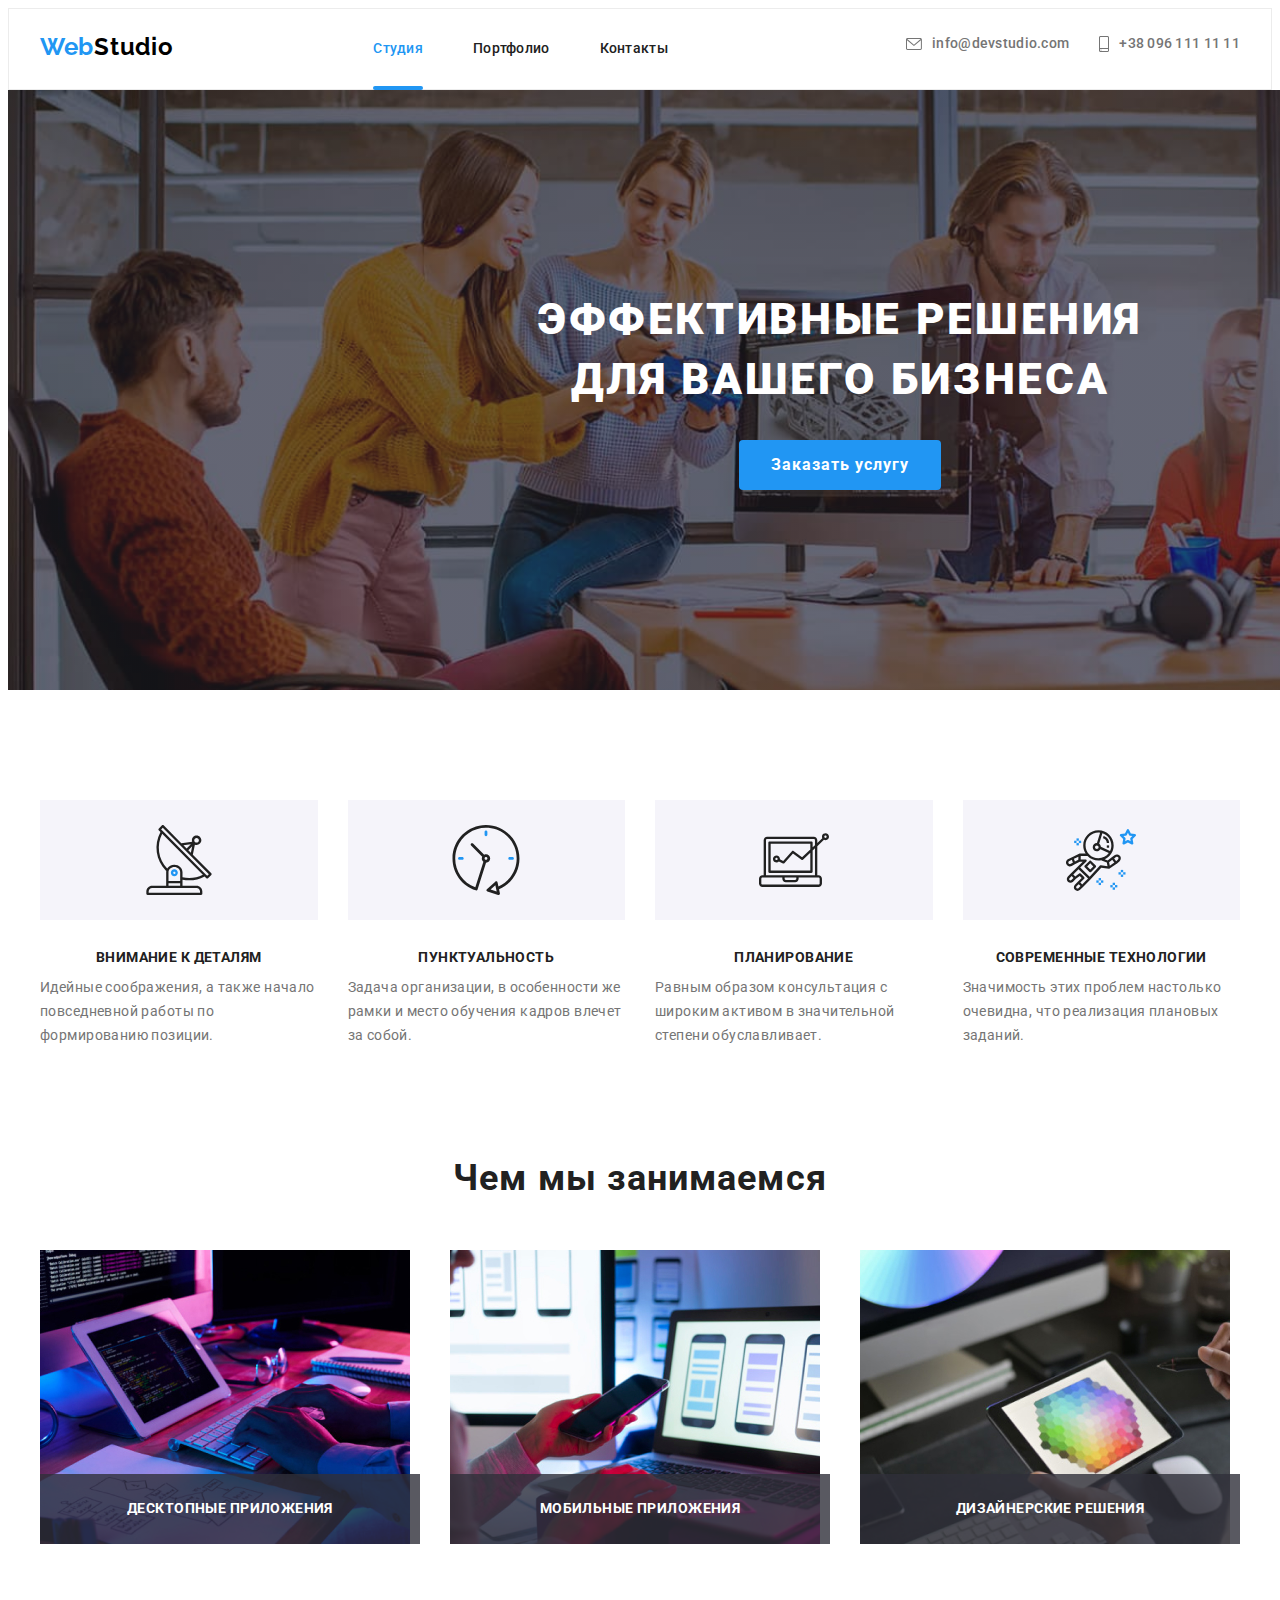
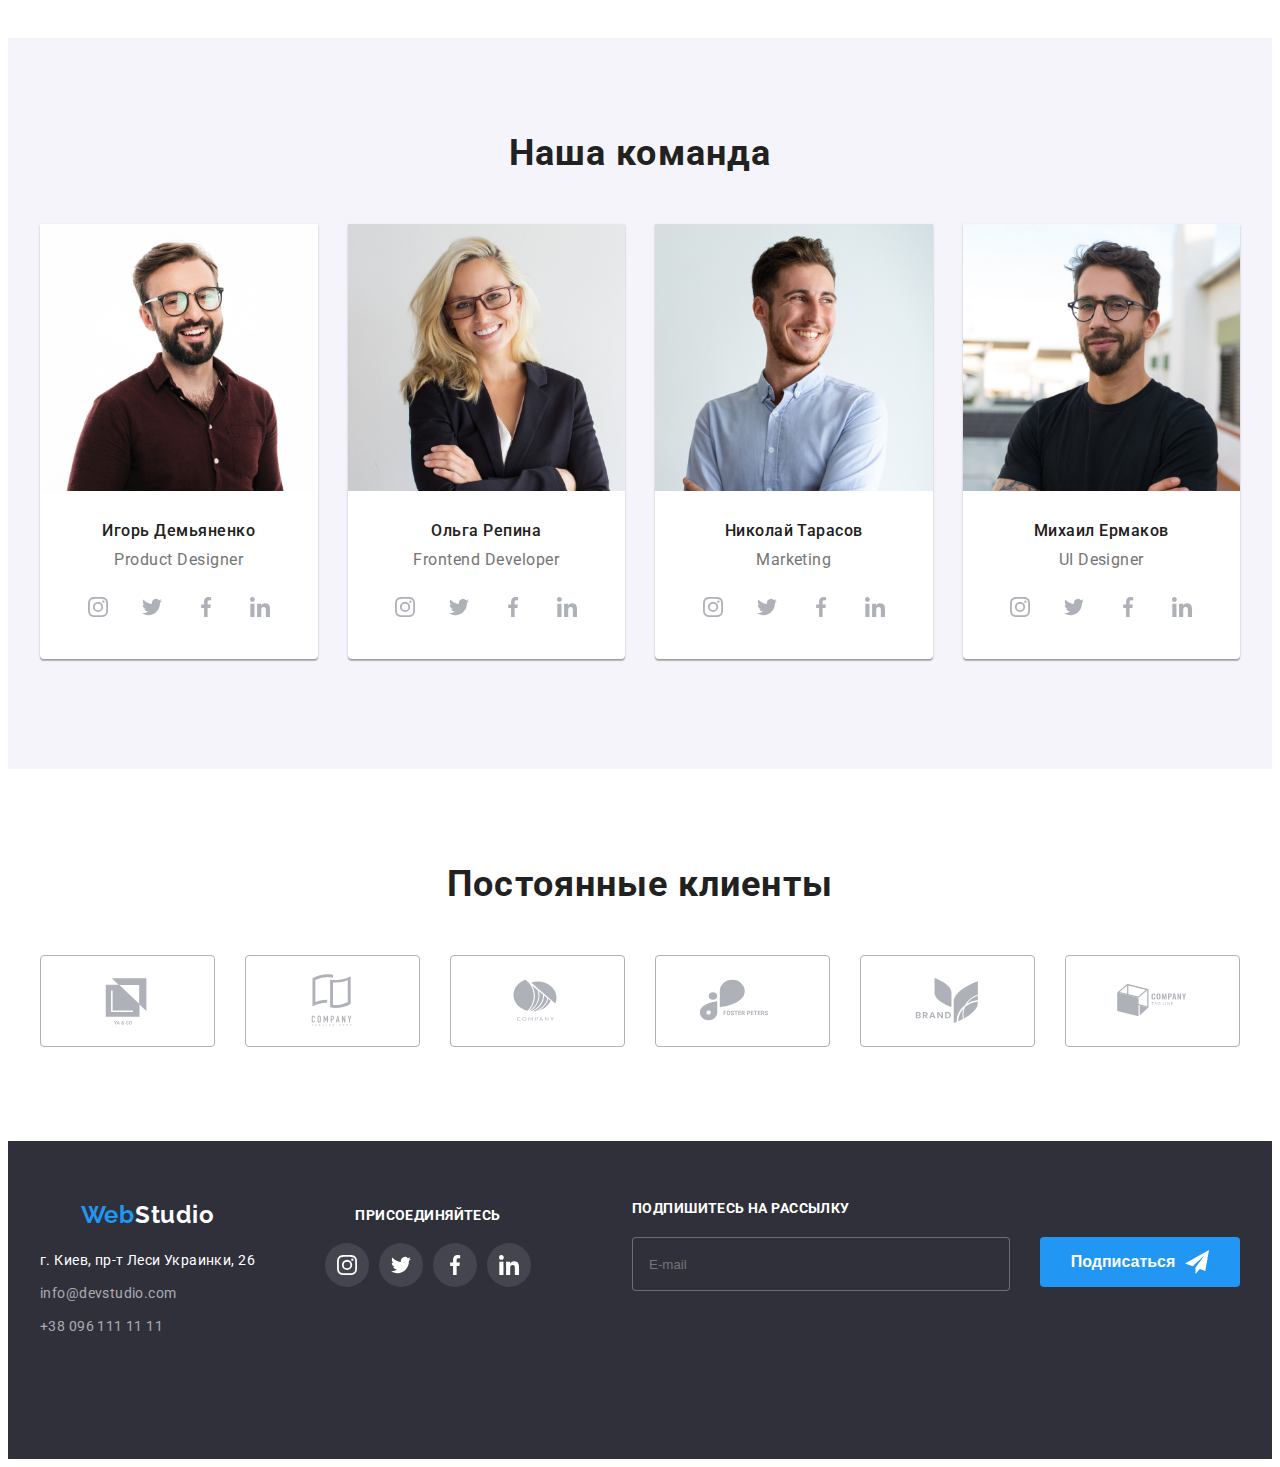
<file: index.html>
<!DOCTYPE html>
<html lang="ru">
  <head>
    <meta charset="UTF-8" />
    <meta http-equiv="X-UA-Compatible" content="IE=edge" />
    <meta name="viewport" content="width=device-width, initial-scale=1.0" />
    <title>WebStudio</title>
    <link rel="preconnect" href="https://fonts.googleapis.com" />
    <link rel="preconnect" href="https://fonts.gstatic.com" crossorigin />
    <link
      href="https://fonts.googleapis.com/css2?family=Raleway:wght@700&family=Roboto:wght@400;500;700;900&display=swap"
      rel="stylesheet"
    />
    <link
      rel="stylesheet"
      href="https://cdnjs.cloudflare.com/ajax/libs/modern-normalize/1.1.0/modern-normalize.min.css"
      integrity="sha512-wpPYUAdjBVSE4KJnH1VR1HeZfpl1ub8YT/NKx4PuQ5NmX2tKuGu6U/JRp5y+Y8XG2tV+wKQpNHVUX03MfMFn9Q=="
      crossorigin="anonymous"
      referrerpolicy="no-referrer"
    />
    <link rel="stylesheet" href="./Css/main.min.css" />
  </head>
  <body data-nonScroll>
    <!-- header-->
    <header class="header">
      <div class="container">
        <a href="#" class="header__logo"
          >Web<span class="header__desk">Studio</span></a
        >
        <button type="button" class="menu-btn" data-menu-btn>
          <svg
            width="24px"
            height="16px"
            aria-label="переключатель меню мобильного"
            aria-controls="menu-container"
          >
            <use
              class="icon-cross"
              href="./images/symbol-defs2.svg#icon-Vector-1"
            ></use>
            <use
              class="icon-menu"
              href="./images/symbol-defs1.svg#icon-menu_open"
            ></use>
          </svg>
        </button>
        <div class="menu-container" id="menu-container" data-menu-container>
          <!-- < class="mobile-menu is-hidden"> -->
            <div class="mobile-nav">
              <ul class="mob-menu__list list">
                <li class="mob-menu__item">
                  <a
                    href="./index.html"
                    class="mob-menu__link mob-menu__link--current link"
                  >
                    Студия</a
                  >
                </li>
                <li class="mob-menu__item">
                  <a href="./portfolio.html" class="mob-menu__link link"
                    >Портфолио</a
                  >
                </li>
                <li class="mob-menu__item">
                  <a href="#контакты" class="mob-menu__link link">Контакты</a>
                </li>
              </ul>
            </div>
				<div class="mobile-items">
              <ul class="mob-items__list">
                <li class="mob-items__item">
                  <a href="tel:+380961111111" class="mob-items__phone link">
                    +38 096 111 11 11</a
                  >
                </li>
                <li class="mob-items__mail">
                  <a
                    href="mailto:info@devstudio.com"
                    class="mob-items__contact link"
                  >
                    info@devstudio.com</a
                  >
                </li>
              </ul>			
              <ul class="mob-item">
                <li class="mob-item__link">
                  <a href="#" class="mobile-soc">Instagram</a>
                </li>
                <li class="mob-item__link">
                  <a href="#" class="mobile-soc">Twitter </a>
                </li>
                <li class="mob-item__link">
                  <a href="#" class="mobile-soc">Facebook </a>
                </li>
                <li class="mob-item__link">
                  <a href="#" class="mobile-soc">LinkedIn </a>
                </li>
              </ul>
				</div>
          </div>
        
        <nav class="nav">
          <ul class="header-nav__list list">
            <li class="header-nav__item">
              <a
                href="./index.html"
                class="header-nav__link header-nav__link--current link"
              >
                Студия</a
              >
            </li>
            <li class="header-nav__item">
              <a href="./portfolio.html" class="header-nav__link link"
                >Портфолио</a
              >
            </li>
            <li class="header-nav__item">
              <a href="#контакты" class="header-nav__link link">Контакты</a>
            </li>
          </ul>
        </nav>
        <div class="header-cont">
          <ul class="items list">
            <li class="items__item">
              <a href="mailto:info@devstudio.com" class="items__contact link">
                <svg class="items__mail" width="16px" height="12px">
                  <use
                    href="./images/symbol-defs2.svg#icon-envelopehover1"
                  ></use>
                </svg>
                info@devstudio.com</a
              >
            </li>
            <li class="items__item">
              <a href="tel:+380961111111" class="items__contact link">
                <svg class="items__phone" width="10px" height="16px">
                  <use href="./images/symbol-defs2.svg#icon-smartphone1"></use>
                </svg>
                +38 096 111 11 11</a
              >
            </li>
          </ul>
        </div>
      </div>
	</div>
    </header>
    <!--main content -->
    <main class="hero">
      <!-- hero-section -->
      <section class="hero__section">
        <div class="container">
          <h1 class="hero__text">
            Эффективные решения <br />
            для вашего бизнеса
          </h1>
          <button type="button" class="hero__button" data-modal-open>
            Заказать услугу
          </button>
        </div>
        <div class="backdrop is-hidden" data-modal>
          <div class="modal">
            <button data-modal-close class="modal-button">
              <svg class="modal-button__icon" width="11px" height="11px">
                <use href="./images/symbol-defs2.svg#icon-Vector-1"></use>
              </svg>
            </button>
            <h2 class="modal-title">Оставьте свои данные, мы вам перезвоним</h2>
            <form class="modal-form">
              <div class="form-field">
                <input
                  class="form-field__imput"
                  type="text"
                  name="name"
                  id="name"
                />
                <svg class="form-field__icon" width="12px" height="12px">
                  <use href="images/symbol-defs2.svg#icon-Vector13"></use>
                </svg>
                <label class="modal-label" for="name">Имя </label>
              </div>
              <div class="form-field">
                <input
                  class="form-field__imput"
                  type="phone"
                  name="phone"
                  id="phone"
                />
                <svg class="form-field__icon" width="13px" height="13px">
                  <use href="images/symbol-defs2.svg#icon-Vector12"></use>
                </svg>
                <label class="modal-label" for="phone">Телефон</label>
              </div>
              <div class="form-field mail">
                <input
                  class="form-field__imput"
                  type="email"
                  name="mail"
                  id="mail"
                />
                <svg class="form-field__icon" width="15px" height="12px">
                  <use href="images/symbol-defs2.svg#icon-Vector1"></use>
                </svg>
                <label class="modal-label" for="mail">Почта</label>
              </div>
              <div class="modal-textarea">
                <label class="modal-textarea__comment" for="comment"
                  >Комментарий</label
                >
                <textarea
                  class="modal-textarea__info"
                  name="comment"
                  id="comment"
                  rows="10"
                  placeholder="Введите текст"
                ></textarea>
              </div>
              <label class="check-field">
                <input
                  class="checkbox"
                  type="checkbox"
                  name="topic"
                  value="choice"
                />
                <span class="checkbox__icon"></span>
                <span class="checkbox__text">
                  Соглашаюсь с рассылкой и принимаю
                  <a href="#" class="checkbox-link">Условия договора</a>
                </span>
              </label>
              <div class="check-button">
                <button class="check-button__btn" type="submit" name="buttom">
                  Отправить
                </button>
              </div>
            </form>
          </div>
        </div>
      </section>
      <!--section benefist-->
      <section class="benefist section">
        <div class="container">
          <h2 class="visually-hidden">Дополнительная информация</h2>

          <ul class="benefist-list list">
            <li class="benefist-list__item icon-antenna">
              <h3 class="benefist-list__title">Внимание к деталям</h3>
              <p class="benefist-list__text">
                Идейные соображения, а также начало повседневной работы по
                формированию позиции.
              </p>
            </li>
            <li class="benefist-list__item icon-time">
              <h3 class="benefist-list__title">Пунктуальность</h3>
              <p class="benefist-list__text">
                Задача организации, в особенности же рамки и место обучения
                кадров влечет за собой.
              </p>
            </li>
            <li class="benefist-list__item icon-diagram">
              <h3 class="benefist-list__title">Планирование</h3>
              <p class="benefist-list__text">
                Равным образом консультация с широким активом в значительной
                степени обуславливает.
              </p>
            </li>
            <li class="benefist-list__item icon-astronaut">
              <h3 class="benefist-list__title">Современные технологии</h3>
              <p class="benefist-list__text">
                Значимость этих проблем настолько очевидна, что реализация
                плановых заданий.
              </p>
            </li>
          </ul>
        </div>
      </section>
      <!--section case-->
      <section class="case-section section">
        <div class="container">
          <h2 class="title">Чем мы занимаемся</h2>
          <ul class="case-list list">
            <li class="case-list__item">
              <div class="case-list__destop">
                <img
                  src="./images/box1.png"
                  alt="верстка на компьютере"
                  width="370"
                />
                <div class="case-list__text">
                  <h3 class="case-list__desk">Десктопные приложения</h3>
                </div>
              </div>
            </li>
            <li class="case-list__item">
              <div class="case-list__destop">
                <img
                  src="./images/box2.png"
                  alt="адаптация на планшет"
                  width="370"
                />
                <div class="case-list__text">
                  <h3 class="case-list__desk">Мобильные приложения</h3>
                </div>
              </div>
            </li>
            <li class="case-list__item">
              <div class="case-list__destop">
                <img
                  src="./images/box3.png"
                  alt="адаптация на телефон"
                  width="370"
                />
                <div class="case-list__text">
                  <h3 class="case-list__desk">Дизайнерские решения</h3>
                </div>
              </div>
            </li>
          </ul>
        </div>
      </section>
      <!-- section team -->
      <section class="team-section section">
        <div class="container">
          <h2 class="title">Наша команда</h2>
          <ul class="team-list list">
            <li class="team-list__item">
              <div class="team-list__info">
                <img src="./images/img111.png" alt="фото команды 1" />
                <div class="team-list__description">
                  <h3 class="team-list__title">Игорь Демьяненко</h3>
                  <p lang="en" class="team-list__text">Product Designer</p>
                  <ul class="team-list__icon">
                    <li class="team-list__links">
                      <a href="#">
                        <svg class="team-element" width="20px" height="20px">
                          <use
                            href="./images/symbol-defs2.svg#icon-instagram2"
                          ></use>
                        </svg>
                      </a>
                    </li>
                    <li class="team-list__links">
                      <a href="#">
                        <svg class="team-element" width="20px" height="20px">
                          <use
                            href="./images/symbol-defs2.svg#icon-twitter1"
                          ></use>
                        </svg>
                      </a>
                    </li>
                    <li class="team-list__links">
                      <a href="#">
                        <svg class="team-element" width="20px" height="20px">
                          <use
                            href="./images/symbol-defs2.svg#icon-facebook1"
                          ></use>
                        </svg>
                      </a>
                    </li>
                    <li class="team-list__links">
                      <a href="#">
                        <svg class="team-element" width="20px" height="20px">
                          <use
                            href="./images/symbol-defs2.svg#icon-linkedin1"
                          ></use>
                        </svg>
                      </a>
                    </li>
                  </ul>
                </div>
              </div>
            </li>
            <li class="team-list__item">
              <div class="team-list__info">
                <img src="./images/img2.png" alt="фото команды 2" />
                <div class="team-list__description">
                  <h3 class="team-list__title">Ольга Репина</h3>
                  <p lang="en" class="team-list__text">Frontend Developer</p>
                  <ul class="team-list__icon">
                    <li class="team-list__links">
                      <a href="#">
                        <svg class="team-element" width="20px" height="20px">
                          <use
                            href="./images/symbol-defs2.svg#icon-instagram2"
                          ></use>
                        </svg>
                      </a>
                    </li>
                    <li class="team-list__links">
                      <a href="#">
                        <svg class="team-element" width="20px" height="20px">
                          <use
                            href="./images/symbol-defs2.svg#icon-twitter1"
                          ></use>
                        </svg>
                      </a>
                    </li>
                    <li class="team-list__links">
                      <a href="#">
                        <svg class="team-element" width="20px" height="20px">
                          <use
                            href="./images/symbol-defs2.svg#icon-facebook1"
                          ></use>
                        </svg>
                      </a>
                    </li>
                    <li class="team-list__links">
                      <a href="#">
                        <svg class="team-element" width="20px" height="20px">
                          <use
                            href="./images/symbol-defs2.svg#icon-linkedin1"
                          ></use>
                        </svg>
                      </a>
                    </li>
                  </ul>
                </div>
              </div>
            </li>
            <li class="team-list__item">
              <div class="team-list__info">
                <img
                  src="./images/img3.png"
                  alt="фото команды 3"
                  width="100%"
                />
                <div class="team-list__description">
                  <h3 class="team-list__title">Николай Тарасов</h3>
                  <p lang="en" class="team-list__text">Marketing</p>
                  <ul class="team-list__icon">
                    <li class="team-list__links">
                      <a href="#">
                        <svg class="team-element" width="20px" height="20px">
                          <use
                            href="./images/symbol-defs2.svg#icon-instagram2"
                          ></use>
                        </svg>
                      </a>
                    </li>
                    <li class="team-list__links">
                      <a href="#">
                        <svg class="team-element" width="20px" height="20px">
                          <use
                            href="./images/symbol-defs2.svg#icon-twitter1"
                          ></use>
                        </svg>
                      </a>
                    </li>
                    <li class="team-list__links">
                      <a href="#">
                        <svg class="team-element" width="20px" height="20px">
                          <use
                            href="./images/symbol-defs2.svg#icon-facebook1"
                          ></use>
                        </svg>
                      </a>
                    </li>
                    <li class="team-list__links">
                      <a href="#">
                        <svg class="team-element" width="20px" height="20px">
                          <use
                            href="./images/symbol-defs2.svg#icon-linkedin1"
                          ></use>
                        </svg>
                      </a>
                    </li>
                  </ul>
                </div>
              </div>
            </li>
            <li class="team-list__item">
              <div class="team-list__info">
                <img
                  src="./images/img4.png"
                  alt="фото команды 4"
                  width="100%"
                />
                <div class="team-list__description">
                  <h3 class="team-list__title">Михаил Ермаков</h3>
                  <p lang="en" class="team-list__text">UI Designer</p>
                  <ul class="team-list__icon">
                    <li class="team-list__links">
                      <a href="#">
                        <svg class="team-element" width="20px" height="20px">
                          <use
                            href="./images/symbol-defs2.svg#icon-instagram2"
                          ></use>
                        </svg>
                      </a>
                    </li>
                    <li class="team-list__links">
                      <a href="#">
                        <svg class="team-element" width="20px" height="20px">
                          <use
                            href="./images/symbol-defs2.svg#icon-twitter1"
                          ></use>
                        </svg>
                      </a>
                    </li>
                    <li class="team-list__links">
                      <a href="#">
                        <svg class="team-element" width="20px" height="20px">
                          <use
                            href="./images/symbol-defs2.svg#icon-facebook1"
                          ></use>
                        </svg>
                      </a>
                    </li>
                    <li class="team-list__links">
                      <a href="#">
                        <svg class="team-element" width="20px" height="20px">
                          <use
                            href="./images/symbol-defs2.svg#icon-linkedin1"
                          ></use>
                        </svg>
                      </a>
                    </li>
                  </ul>
                </div>
              </div>
            </li>
          </ul>
        </div>
      </section>
      <section class="section">
        <div class="container">
          <h2 class="title">Постоянные клиенты</h2>
          <ul class="clients-list">
            <li class="clients-list__link">
              <a href="#">
                <svg
                  class="clients-list__clients-icon"
                  width="106px"
                  height="60px"
                >
                  <use href="./images/symbol-defs2.svg#icon-Logo5"></use>
                </svg>
              </a>
            </li>

            <li class="clients-list__link">
              <a href="#">
                <svg class="clients-list__icon" width="106px" height="60px">
                  <use href="./images/symbol-defs2.svg#icon-Logo4"></use>
                </svg>
              </a>
            </li>
            <li class="clients-list__link">
              <a href="#">
                <svg class="clients-list__icon" width="106px" height="60px">
                  <use href="./images/symbol-defs2.svg#icon-Logo3"></use>
                </svg>
              </a>
            </li>
            <li class="clients-list__link">
              <a href="#">
                <svg class="clients-list__icon" width="106px" height="60px">
                  <use href="./images/symbol-defs2.svg#icon-Logo2"></use>
                </svg>
              </a>
            </li>
            <li class="clients-list__link">
              <a href="#">
                <svg class="clients-list__icon" width="106px" height="60px">
                  <use href="./images/symbol-defs2.svg#icon-Logo1"></use>
                </svg>
              </a>
            </li>
            <li class="clients-list__link">
              <a href="#">
                <svg class="clients-list__icon" width="106px" height="44px">
                  <use href="./images/symbol-defs2.svg#icon-Logo6"></use>
                </svg>
              </a>
            </li>
          </ul>
        </div>
      </section>
    </main>
    <!-- footer -->
    <footer class="footer">
      <div class="container box">
        <div class="footer-soc">
          <div class="footer-contact">
            <a href="#" class="footer-logo"
              >Web<span class="footer-desk">Studio</span></a
            >
            <ul id="контакты" class="footer-list list">
              <li class="footer-list__item">
                <a href="#контакты" class="footer-list__adress link"
                  >г. Киев, пр-т Леси Украинки, 26</a
                >
              </li>
              <li class="footer-list__item">
                <a
                  href="mailto:info@devstudio.com"
                  class="footer-list__link link"
                  >info@devstudio.com</a
                >
              </li>
              <li class="footer-list__item">
                <a href="tel:+380961111111" class="footer-list__link link"
                  >+38 096 111 11 11</a
                >
              </li>
            </ul>
          </div>
          <div class="footer-icon">
            <p class="footer-text">присоединяйтесь</p>
            <ul class="footer-item">
              <li class="footer-item__link">
                <a href="#">
                  <svg class="footer-item__element" width="20px" height="20px">
                    <use href="./images/symbol-defs2.svg#icon-instagram2"></use>
                  </svg>
                </a>
              </li>
              <li class="footer-item__link">
                <a href="#">
                  <svg class="footer-item__element" width="20px" height="20px">
                    <use href="./images/symbol-defs2.svg#icon-twitter1"></use>
                  </svg>
                </a>
              </li>
              <li class="footer-item__link">
                <a href="#">
                  <svg class="footer-item__element" width="20px" height="20px">
                    <use href="./images/symbol-defs2.svg#icon-facebook1"></use>
                  </svg>
                </a>
              </li>
              <li class="footer-item__link">
                <a href="#">
                  <svg class="footer-item__element" width="20px" height="20px">
                    <use href="./images/symbol-defs2.svg#icon-linkedin1"></use>
                  </svg>
                </a>
              </li>
            </ul>
          </div>
        </div>
        <form class="footer-form">
          <p class="text-form">Подпишитесь на рассылку</p>
          <div class="footer-email">
            <input
              class="footer-input"
              type="email"
              name="mail"
              placeholder="E-mail"
            />
            <button class="footer-btn">
              <p class="text-btn">Подписаться</p>
              <svg class="footer-pilot" width="24px" height="24px">
                <use href="./images/symbol-defs2.svg#icon-icon-send1"></use>
              </svg>
            </button>
          </div>
        </form>
      </div>
    </footer>
    <script src="./modal.js"></script>
    <script src="./menu.js"></script>
  </body>
</html>
</file>
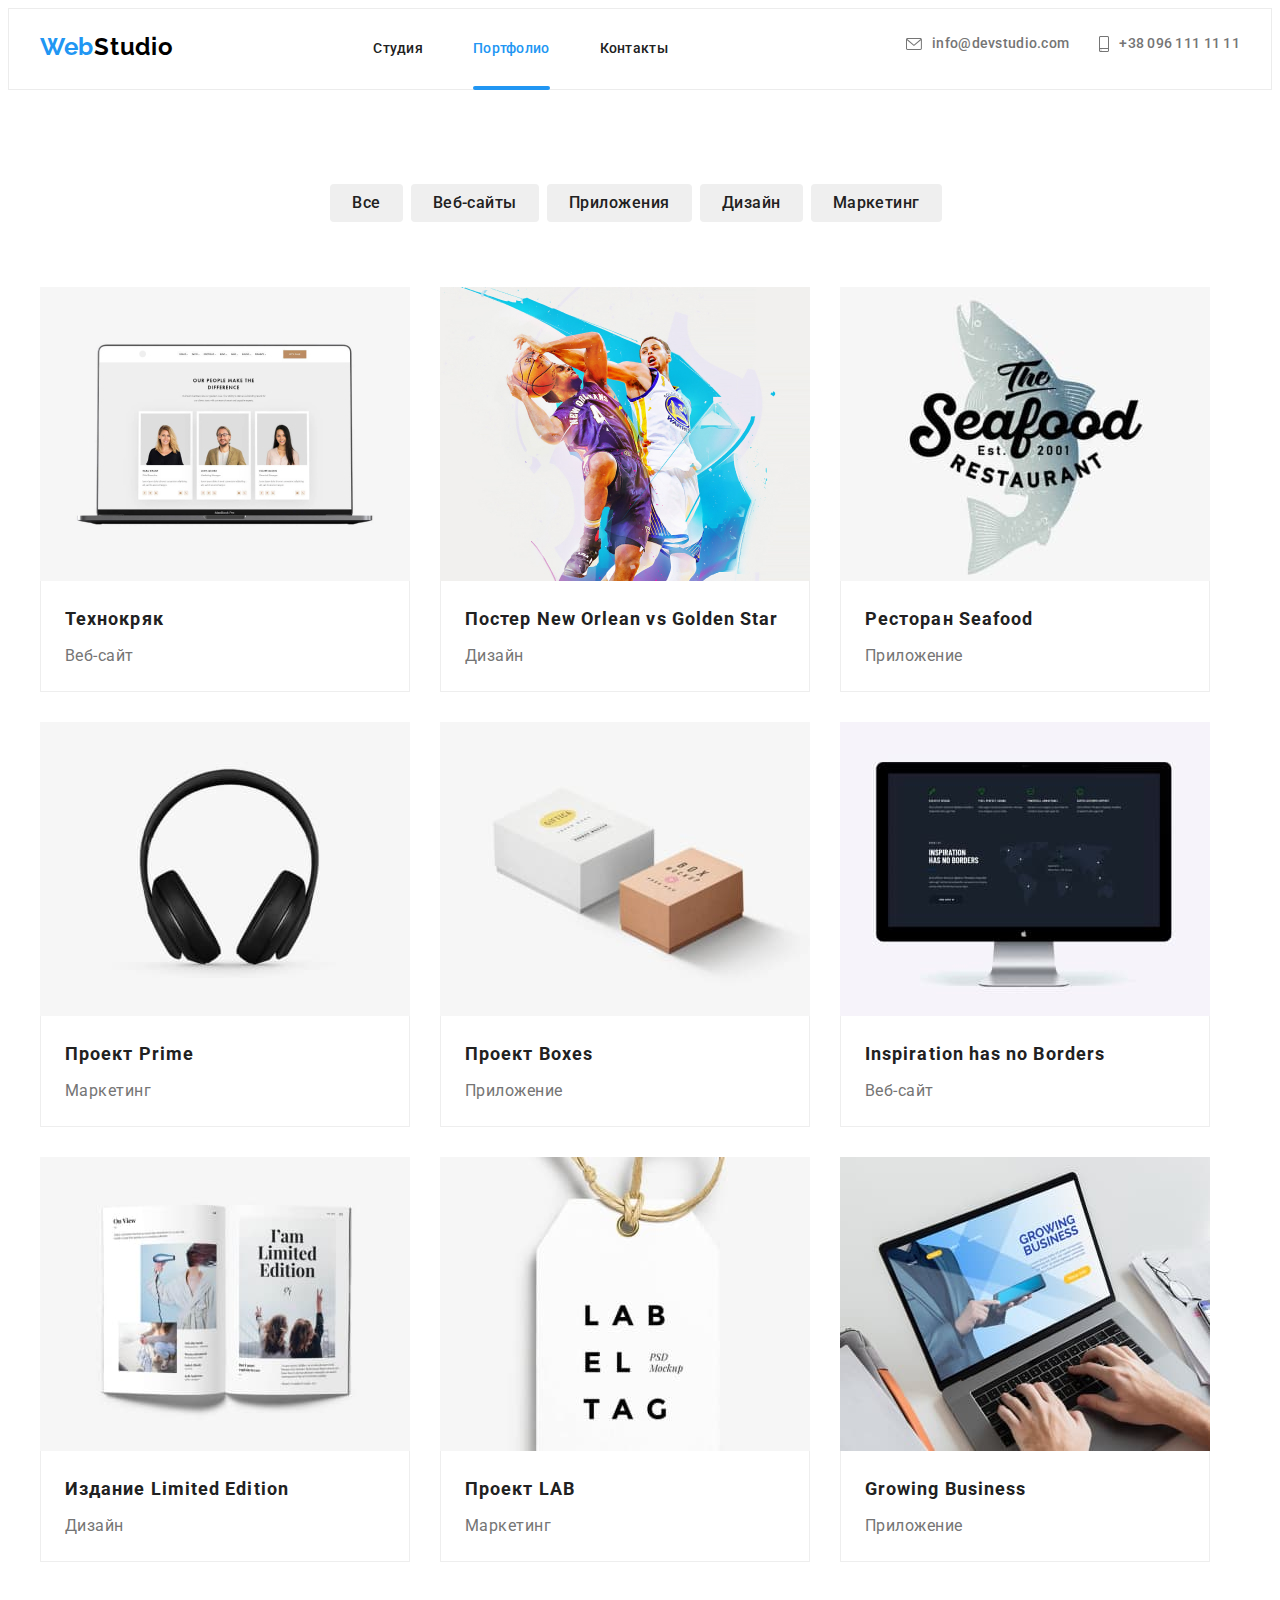
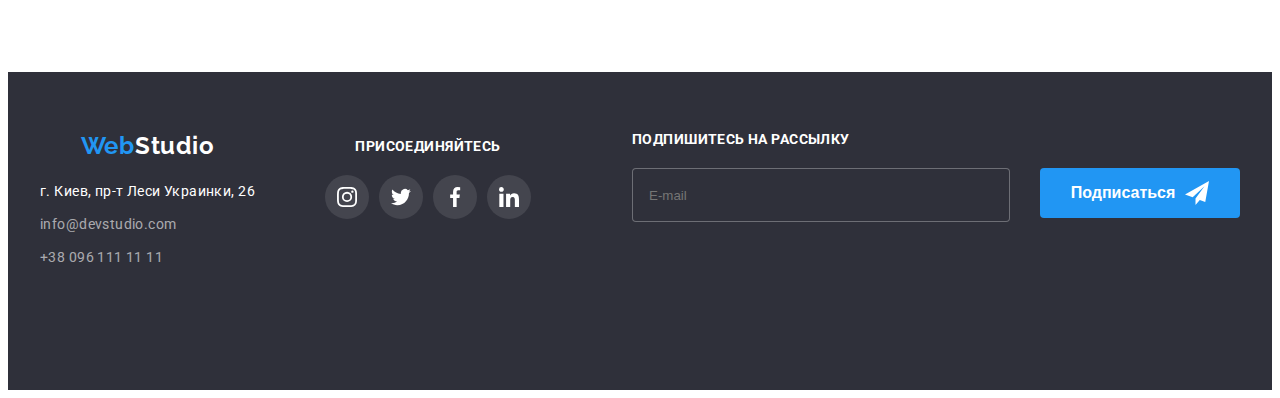
<file: portfolio.html>
<!DOCTYPE html>
<html lang="ru">
  <head>
    <meta charset="UTF-8" />
    <meta http-equiv="X-UA-Compatible" content="IE=edge" />
    <meta name="viewport" content="width=device-width, initial-scale=1.0" />
    <title>WebStudio</title>
    <link rel="preconnect" href="https://fonts.googleapis.com" />
    <link rel="preconnect" href="https://fonts.gstatic.com" crossorigin />
    <link
      href="https://fonts.googleapis.com/css2?family=Raleway:wght@700&family=Roboto:wght@400;500;700;900&display=swap"
      rel="stylesheet"
    />
    <link
      rel="stylesheet"
      href="https://cdnjs.cloudflare.com/ajax/libs/modern-normalize/1.1.0/modern-normalize.min.css"
      integrity="sha512-wpPYUAdjBVSE4KJnH1VR1HeZfpl1ub8YT/NKx4PuQ5NmX2tKuGu6U/JRp5y+Y8XG2tV+wKQpNHVUX03MfMFn9Q=="
      crossorigin="anonymous"
      referrerpolicy="no-referrer"
    />
	 <link rel="stylesheet" href="./Css/main.min.css" />
  </head>
  <body>
  <!--header-->
  <header class="header">
	<div class="container">
	  <a href="#" class="header__logo"
		 >Web<span class="header__desk">Studio</span></a
	  >
	  <button type="button" class="menu-btn" data-menu-btn>
		 <svg
			width="24px"
			height="16px"
			aria-label="переключатель меню мобильного"
			aria-controls="menu-container"
		 >
			<use
			  class="icon-cross"
			  href="./images/symbol-defs2.svg#icon-Vector-1"
			></use>
			<use
			  class="icon-menu"
			  href="./images/symbol-defs1.svg#icon-menu_open"
			></use>
		 </svg>
	  </button>
	  <div class="menu-container" id="menu-container" data-menu-container>
		 <!-- < class="mobile-menu is-hidden"> -->
			<div class="mobile-nav">
			  <ul class="mob-menu__list list">
				 <li class="mob-menu__item">
					<a
					  href="./index.html"
					  class="mob-menu__link mob-menu__link--current link"
					>
					  Студия</a
					>
				 </li>
				 <li class="mob-menu__item">
					<a href="./portfolio.html" class="mob-menu__link link"
					  >Портфолио</a
					>
				 </li>
				 <li class="mob-menu__item">
					<a href="#контакты" class="mob-menu__link link">Контакты</a>
				 </li>
			  </ul>
			</div>
			  <ul class="mob-items__list">
				 <li class="mob-items__item">
					<a href="tel:+380961111111" class="mob-items__phone link">
					  +38 096 111 11 11</a
					>
				 </li>
				 <li class="mob-items__mail">
					<a
					  href="mailto:info@devstudio.com"
					  class="mob-items__contact link"
					>
					  info@devstudio.com</a
					>
				 </li>
			  </ul>
			  <ul class="mob-item">
				 <li class="mob-item__link">
					<a href="#" class="mobile-soc">Instagram</a>
				 </li>
				 <li class="mob-item__link">
					<a href="#" class="mobile-soc">Twitter </a>
				 </li>
				 <li class="mob-item__link">
					<a href="#" class="mobile-soc">Facebook </a>
				 </li>
				 <li class="mob-item__link">
					<a href="#" class="mobile-soc">LinkedIn </a>
				 </li>
			  </ul>
		 </div>
	  
	  <nav class="nav">
		 <ul class="header-nav__list list">
			<li class="header-nav__item">
			  <a
				 href="./index.html"
				 class="header-nav__link link"
			  >
				 Студия</a
			  >
			</li>
			<li class="header-nav__item">
			  <a href="./portfolio.html" class="header-nav__link header-nav__link--current link"
				 >Портфолио</a
			  >
			</li>
			<li class="header-nav__item">
			  <a href="#контакты" class="header-nav__link link">Контакты</a>
			</li>
		 </ul>
	  </nav>
	  <div class="header-cont">
		 <ul class="items list">
			<li class="items__item">
			  <a href="mailto:info@devstudio.com" class="items__contact link">
				 <svg class="items__mail" width="16px" height="12px">
					<use
					  href="./images/symbol-defs2.svg#icon-envelopehover1"
					></use>
				 </svg>
				 info@devstudio.com</a
			  >
			</li>
			<li class="items__item">
			  <a href="tel:+380961111111" class="items__contact link">
				 <svg class="items__phone" width="10px" height="16px">
					<use href="./images/symbol-defs2.svg#icon-smartphone1"></use>
				 </svg>
				 +38 096 111 11 11</a
			  >
			</li>
		 </ul>
	  </div>
	</div>
</div>
 </header>
    <main>
      <section class="project-section section">
        <h1 class="visually-hidden">Наши работы</h1>
        <div class="container">
          <ul class="main-list list">
            <li class="main-list__btn">
              <button type="button" class="main-list__button">Все</button>
            </li>
            <li class="main-list__btn">
              <button type="button" class="main-list__button">Веб-сайты</button>
            </li>
            <li class="main-list__btn">
              <button type="button" class="main-list__button">Приложения</button>
            </li>
            <li class="main-list__btn">
              <button type="button" class="main-list__button">Дизайн</button>
            </li>
            <li class="main-list__btn">
              <button type="button" class="main-list__button">Маркетинг</button>
            </li>
          </ul>
          <ul class="project-list list">
            <li class="project-list__info">
              <div class="project-list__item">
                <a href="" class="project-list__link link">
						<div class="project-list__pic">
                    <img
                      src="./images/img 143.jpg"
                      alt="фото сотрудников"
                      width="100%" 
                    />
                    <div class="project-list__thumb">
                      <p class="project-list__desk">
                        Ресурс предлагает комплексные предложения с разным
                        уровнем функционала и сервисов. Все это позволит
                        посетителю получить исчерпывающие сведения о компании
                        или частном лице.
                      </p>
                    </div>
                  </div>
                  <div class="project">
                    <h2 class="project-title">Технокряк</h2>
                    <p class="project-text">Веб-сайт</p>
                  </div>
                </a>
              </div>
            </li>
            <li class="project-list__info">
              <div class="project-list__item">		
                <a href="" class="project-list__link link">
						<div class="project-list__pic">
                  <img
                    src="./images/img.jpg"
                    alt="игра в батскетбол"
                    width="100%" 
                  />
						<div class="project-list__thumb">
							<p class="project-list__desk">
							  Ресурс предлагает комплексные предложения с разным
							  уровнем функционала и сервисов. Все это позволит
							  посетителю получить исчерпывающие сведения о компании
							  или частном лице.
							</p>
						 </div>
					   </div>
                  <div class="project">
                    <h2 lang="en" class="project-title">
                      Постер New Orlean vs Golden Star
                    </h2>
                    <p class="project-text">Дизайн</p>
                  </div>
					</div>
                </a>        
            </li>
            <li class="project-list__info">
              <div class="project-list__item">				
                <a href="" class="project-list__link link">
						<div class="project-list__pic">
                  <img src="./images/img11.png" alt="ресторан"  width="100%"  />
						<div class="project-list__thumb">
							<p class="project-list__desk">
							  Ресурс предлагает комплексные предложения с разным
							  уровнем функционала и сервисов. Все это позволит
							  посетителю получить исчерпывающие сведения о компании
							  или частном лице.
							</p>
						 </div>
					</div>
                  <div class="project">
                    <h2 class="project-title">Ресторан Seafood</h2>
                    <p class="project-text">Приложение</p>
                  </div>
					</div>
                </a>             
            </li>
            <li class="project-list__info">
              <div class="project-list__item">				
                <a href="" class="project-list__link link">
						<div class="project-list__pic">
                   <img src="./images/img21.png" alt="наушники"  width="100%"  />
						  <div class="project-list__thumb">
							 <p class="project-list__desk">
							  Ресурс предлагает комплексные предложения с разным
							  уровнем функционала и сервисов. Все это позволит
							  посетителю получить исчерпывающие сведения о компании
							  или частном лице.
							</p>
						  </div>
					    </div>
                  <div class="project">
                    <h2 class="project-title">Проект Prime</h2>
                    <p class="project-text">Маркетинг</p>
                  </div>
					</div>
                </a>      
            </li>
            <li class="project-list__info">
              <div class="project-list__item">
                <a href="" class="project-list__link link">
						<div class="project-list__pic">
                  <img src="./images/img33.png" alt="коробки"  width="100%"  />
						<div class="project-list__thumb">
							<p class="project-list__desk">
							  Ресурс предлагает комплексные предложения с разным
							  уровнем функционала и сервисов. Все это позволит
							  посетителю получить исчерпывающие сведения о компании
							  или частном лице.
							</p>
						 </div>
					</div>
                  <div class="project">
                    <h2 class="project-title">Проект Boxes</h2>
                    <p class="project-text">Приложение</p>
                  </div>
					</div>
                </a>            
            </li>
            <li class="project-list__info">
              <div class="project-list__item">				
                <a href="" class="project-list__link link">
						<div class="project-list__pic">
                  <img src="./images/img44.png" alt="компьютер"  width="100%"  />
						<div class="project-list__thumb">
							<p class="project-list__desk">
							  Ресурс предлагает комплексные предложения с разным
							  уровнем функционала и сервисов. Все это позволит
							  посетителю получить исчерпывающие сведения о компании
							  или частном лице.
							</p>
						 </div>
					</div>
                  <div class="project">
                    <h2 lang="en" class="project-title">
                      Inspiration has no Borders
                    </h2>
                    <p class="project-text">Веб-сайт</p>
                  </div>
					</div>
                </a>
            </li>
            <li class="project-list__info">
              <div class="project-list__item">
                <a href="" class="project-list__link link">
						<div class="project-list__pic">
                  <img src="./images/img55.png" alt="Книга"  width="100%"   />
						<div class="project-list__thumb">
							<p class="project-list__desk">
							  Ресурс предлагает комплексные предложения с разным
							  уровнем функционала и сервисов. Все это позволит
							  посетителю получить исчерпывающие сведения о компании
							  или частном лице.
							</p>
						 </div>
					</div>
                  <div class="project">
                    <h2 class="project-title">Издание Limited Edition</h2>
                    <p class="project-text">Дизайн</p>
                  </div>
					</div>
                </a>
            </li>
            <li class="project-list__info">
              <div class="project-list__item">
                <a href="" class="project-list__link link">
						<div class="project-list__pic">
                  <img src="./images/img66.png" alt="Бирка" width="100%" />		
						<div class="project-list__thumb">
							<p class="project-list__desk">
							  Ресурс предлагает комплексные предложения с разным
							  уровнем функционала и сервисов. Все это позволит
							  посетителю получить исчерпывающие сведения о компании
							  или частном лице.
							</p>
						 </div>
					</div>
                  <div class="project">
                    <h2 class="project-title">Проект LAB</h2>
                    <p class="project-text">Маркетинг</p>
                  </div>
					</div>
                </a>
            </li>
            <li class="project-list__info">
              <div class="project-list__item">
                <a href="" class="project-list__link link">
						<div class="project-list__pic">
                  <img src="./images/img77.png" alt="Ноутбук" width="100%"  />
						<div class="project-list__thumb">
							<p class="project-list__desk">
							  Ресурс предлагает комплексные предложения с разным
							  уровнем функционала и сервисов. Все это позволит
							  посетителю получить исчерпывающие сведения о компании
							  или частном лице.
							</p>
						 </div>
					</div>
                  <div class="project">
                    <h2 lang="en" class="project-title">Growing Business</h2>
                    <p class="project-text">Приложение</p>
                  </div>
					</div>
                </a>
            </li>
          </ul>
        </div>
      </section>
    </main>
    <!-- footer -->
   <footer class="footer">
      <div class="container box">
        <div class="footer-soc">
          <div class="footer-contact">
            <a href="#" class="footer-logo"
              >Web<span class="footer-desk">Studio</span></a
            >
            <ul id="контакты" class="footer-list list">
              <li class="footer-list__item">
                <a href="#контакты" class="footer-list__adress link"
                  >г. Киев, пр-т Леси Украинки, 26</a
                >
              </li>
              <li class="footer-list__item">
                <a
                  href="mailto:info@devstudio.com"
                  class="footer-list__link link"
                  >info@devstudio.com</a
                >
              </li>
              <li class="footer-list__item">
                <a href="tel:+380961111111" class="footer-list__link link"
                  >+38 096 111 11 11</a
                >
              </li>
            </ul>
          </div>
          <div class="footer-icon">
            <p class="footer-text">присоединяйтесь</p>
            <ul class="footer-item">
              <li class="footer-item__link">
                <a href="#">
                  <svg class="footer-item__element" width="20px" height="20px">
                    <use href="./images/symbol-defs2.svg#icon-instagram2"></use>
                  </svg>
                </a>
              </li>
              <li class="footer-item__link">
                <a href="#">
                  <svg class="footer-item__element" width="20px" height="20px">
                    <use href="./images/symbol-defs2.svg#icon-twitter1"></use>
                  </svg>
                </a>
              </li>
              <li class="footer-item__link">
                <a href="#">
                  <svg class="footer-item__element" width="20px" height="20px">
                    <use href="./images/symbol-defs2.svg#icon-facebook1"></use>
                  </svg>
                </a>
              </li>
              <li class="footer-item__link">
                <a href="#">
                  <svg class="footer-item__element" width="20px" height="20px">
                    <use href="./images/symbol-defs2.svg#icon-linkedin1"></use>
                  </svg>
                </a>
              </li>
            </ul>
          </div>
        </div>
        <form class="footer-form">
          <p class="text-form">Подпишитесь на рассылку</p>
          <div class="footer-email">
            <input
              class="footer-input"
              type="email"
              name="mail"
              placeholder="E-mail"
            />
            <button class="footer-btn">
              <p class="text-btn">Подписаться</p>
              <svg class="footer-pilot" width="24px" height="24px">
                <use href="./images/symbol-defs2.svg#icon-icon-send1"></use>
              </svg>
            </button>
          </div>
        </form>
      </div>
    </footer>
	 <script src="./modal.js"></script>
    <script src="./menu.js"></script>
  </body>
</html>
</file>
<file: Css/main.min.css>
:root{--title-color: #212121;--main-font: roboto, sans-serif;--logo-color: #2196f3;--contact-color: #757575}body{font-family:var(--main-font);background-color:#fff;color:var(--title-color)}body .no-scroll{overflow:hidden}.container{position:relative;width:100%;padding-right:15px;padding-left:15px;margin:0 auto}@media screen and (min-width: 480px){.container{max-width:480px}}@media screen and (min-width: 768px){.container{max-width:768px}}@media screen and (min-width: 1200px){.container{max-width:1200px}}.title{font-weight:700;font-size:28px;line-height:1.17;letter-spacing:.03em;text-align:center;margin-bottom:30px;color:var(--title-color);margin-top:0px}@media screen and (min-width: 1200px){.title{font-weight:700;font-size:36px;line-height:1.17;letter-spacing:.03em}}@media screen and (min-width: 1200px){.title{margin-bottom:50px}}.img{display:block;max-width:100%;height:auto;width:100%}.header .container{display:flex;justify-content:space-between;align-items:center}.header{position:relative;background-color:#fff;padding:0px;padding-bottom:16px;padding-top:16px;border:1px solid #ececec}@media screen and (min-width: 768px){.header{padding:0px}}.header-cont{display:none}@media screen and (min-width: 768px){.header-cont{display:block}}.nav{display:none}@media screen and (min-width: 768px){.nav{display:block}}.items.list{display:none}@media screen and (min-width: 768px){.items.list{display:block}}@media screen and (min-width: 1200px){.items.list{display:flex}}.nav .link{display:block;padding-top:32px;padding-bottom:32px}.header__logo{width:145px;height:31px}.list{list-style:none}.header__logo,.footer-logo{display:inline-block;font-family:"Raleway";font-style:normal;font-weight:700;font-size:24px;line-height:1.17;letter-spacing:.03em;color:var(--logo-color)}.header__desk,.footer-desk{color:#000}.logo,.header__logo,.footer-logo,.link{text-decoration:none}.link{transition:color 250ms cubic-bezier(0.4, 0, 0.2, 1)}.link:hover,.link:focus{color:var(--logo-color)}.mobile-menu{position:fixed;background-color:#fff;z-index:2;top:0px;left:0px;width:100vw;height:100vh;display:flex;flex-direction:column;height:100%;justify-content:space-between;overflow:auto}.menu-open__icon{display:block}.mobile-menu__close{background-color:#fff;position:absolute;width:40px;height:40px;top:10px;right:15px;padding:11px;border:none;border-radius:50%;outline:rgba(0,0,0,0)}.mobile-menu__close:hover{fill:var(--logo-color)}.mobile-menu__close:focus{fill:var(--logo-color)}.mobile-nav{margin-bottom:16px}.mob-menu__list{padding:0px;margin:0px}.mob-menu__item:not(:last-child){margin-bottom:32px}.mob-menu__link{font-weight:500;font-size:40px;line-height:1.17;letter-spacing:.02em;color:#212121}.mob-menu__link:hover,.mob-menu__link:focus{color:var(--logo-color)}.mob-items__list{list-style:none;padding:0px;margin-top:0px;margin-bottom:64px}.mob-items__item{font-weight:500;font-size:30px;line-height:1.17;letter-spacing:.02em;color:#757575;margin-bottom:32px}@media screen and (min-width: 480px){.mob-items__item{font-weight:500;font-size:34px;line-height:1.17;letter-spacing:.02em}}.mob-items__contact{color:#757575}.mob-items__phone{color:#2196f3}.mob-items__mail{font-weight:500;font-size:24px;line-height:1.17;letter-spacing:.02em;color:#2196f3}.mob-item{list-style:none;display:flex;flex-wrap:wrap;font-weight:500;font-size:18px;line-height:1.22;letter-spacing:.02em;padding:0px}@media screen and (min-width: 480px){.mob-item{font-weight:500;font-size:18px;line-height:1.22;letter-spacing:.02em}}.mobile-soc{position:relative;text-decoration:none;margin-right:20px;color:#2196f3}.mobile-soc:hover,.mobile-soc:focus{color:var(--logo-color)}.mobile-soc::after{content:"";position:absolute;right:-10px;top:0;width:1px;height:22px;background-color:#757575}.menu-btn{width:40px;height:40px;display:inline-flex;padding:0px;z-index:4;justify-content:center;align-items:center;margin:0px;background-color:rgba(0,0,0,0);border:none}@media screen and (min-width: 768px){.menu-btn{display:none}}.menu-btn .icon-cross{display:none}.menu-btn.is-open .icon-cross{display:block}.menu-btn.is-open .icon-menu{display:none}.menu-container{position:fixed;display:flex;justify-content:space-between;display:none;flex-direction:column;top:0;width:100%;height:100%;z-index:3;background-color:#fff;left:0;padding:48px 40px}@media screen and (min-width: 768px){.menu-container{display:none}}.menu-container.is-open{display:flex}.header-nav__list,.items{font-weight:500;font-size:14px;line-height:1.14;letter-spacing:.02em;margin:0px;padding:0px}.header-nav__link.header-nav__link--current{color:var(--logo-color)}.header-nav__link.header-nav__link--current::after{content:"";position:absolute;bottom:-1px;left:0;background-color:#2196f3;width:100%;height:4px;border-radius:2px}.header-nav__link{position:relative;font-weight:500;font-size:14px;line-height:1.14;letter-spacing:.02em;color:var(--title-color)}.header-nav__list .header-nav__item{margin-right:50px}.header-nav__list .header-nav__item :last-child{margin-right:0}.header-nav__list{display:flex}@media screen and (min-width: 1200px){.items .items__item+.items__item{margin-left:30px}}.items__contact{display:flex;align-items:center;color:var(--contact-color)}.items__contact:hover,.items__contact:focus{fill:var(--logo-color)}.items__contact:hover svg,.items__contact:focus svg{fill:var(--logo-color)}@media screen and (min-width: 768px){.items__contact:first-child{margin-bottom:10px}}.items__mail{margin-right:10px;fill:#757575;transition:fill 250ms cubic-bezier(0.4, 0, 0.2, 1)}.items__mail:hover{fill:var(--logo-color)}.items__phone{margin-right:10px;fill:#757575;transition:fill 250ms cubic-bezier(0.4, 0, 0.2, 1)}.items__phone:hover{fill:var(--logo-color)}.hero__section{max-width:1600px;width:100%;height:auto;margin-left:auto;margin-right:auto;background-color:gray;background-image:linear-gradient(to right, rgba(47, 48, 58, 0.4), rgba(47, 48, 58, 0.4)),url(../images/Header_bg_mabile.jpg);background-size:cover}@media(min-device-pixel-ratio: 2),(min-resolution: 192dpi),(min-resolution: 2dppx){.hero__section{background-image:linear-gradient(to right, rgba(47, 48, 58, 0.4), rgba(47, 48, 58, 0.4)),url(../images/Header_bg_mabile_2x.jpg)}}@media screen and (min-width: 768px){.hero__section{background-image:linear-gradient(to right, rgba(47, 48, 58, 0.4), rgba(47, 48, 58, 0.4)),url(../images/Header_bg_tab.jpg);background-size:cover}}@media screen and (min-width: 768px)and (min-device-pixel-ratio: 2),screen and (min-width: 768px)and (min-resolution: 192dpi),screen and (min-width: 768px)and (min-resolution: 2dppx){.hero__section{background-image:linear-gradient(to right, rgba(47, 48, 58, 0.4), rgba(47, 48, 58, 0.4)),url(../images/Header_bg_tab_2x.jpg)}}@media screen and (min-width: 1200px){.hero__section{background-image:linear-gradient(to right, rgba(47, 48, 58, 0.4), rgba(47, 48, 58, 0.4)),url(../images/Img21.jpg);background-size:cover}}@media screen and (min-width: 1200px)and (min-device-pixel-ratio: 2),screen and (min-width: 1200px)and (min-resolution: 192dpi),screen and (min-width: 1200px)and (min-resolution: 2dppx){.hero__section{background-image:linear-gradient(to right, rgba(47, 48, 58, 0.4), rgba(47, 48, 58, 0.4)),url(../images/Img_bg_2x.jpg)}}.hero__section{background-color:#2f303a;padding:118px 0px}@media screen and (min-width: 1200px){.hero__section{padding:200px}}.section{padding:60px 0}@media screen and (min-width: 1200px){.section{padding-top:94px;padding-bottom:94px}}.hero__text{display:block;margin-bottom:30px;margin-top:0;text-align:center;text-transform:uppercase;color:#fff}@media screen and (min-width: 320px){.hero__text{font-weight:900;font-size:20px;line-height:1.36;letter-spacing:.06em}}@media screen and (min-width: 480px){.hero__text{font-size:26px}}@media screen and (min-width: 1200px){.hero__text{font-size:44px}}.hero__button{font-family:"Roboto";font-style:normal;color:#fff;cursor:pointer;background-color:var(--logo-color);padding:10px 32px;margin:0px 700px 200px 700;display:block;margin:0 auto;border-radius:4px;border:0px;transition:background-color 250ms cubic-bezier(0.4, 0, 0.2, 1),color 250ms cubic-bezier(0.4, 0, 0.2, 1)}@media screen and (min-width: 320px){.hero__button{font-weight:700;font-size:11px;line-height:1.88;letter-spacing:.06em}}@media screen and (min-width: 480px){.hero__button{font-weight:700;font-size:16px;line-height:1.88;letter-spacing:.06em}}.hero__button:hover,.hero__button:focus{color:#fff;background-color:#188ce8}.visually-hidden{position:absolute;width:1px;height:1px;margin:-1px;border:0;padding:0;white-space:nowrap;clip-path:inset(100%);clip:rect(0 0 0 0);overflow:hidden}.benefist-list{display:flex;flex-wrap:wrap;gap:30px;padding:0px}.benefist-list__item{max-width:100%}@media screen and (min-width: 768px){.benefist-list__item{width:calc((100% - 30px)/2)}}@media screen and (min-width: 1200px){.benefist-list__item{width:calc((100% - 90px)/4)}}.benefist-list__item::before{display:block;content:"";background-size:70px 70px;margin-bottom:30px;height:120px;background-repeat:no-repeat;background-position:center;background-color:#f5f4fa}.icon-antenna::before{background-image:url(../images/antenna1.svg)}.icon-time::before{background-image:url(../images/clock1.svg)}.icon-diagram::before{background-image:url(../images/Vector.svg)}.icon-astronaut::before{background-image:url(../images/astronaut1.svg)}.benefist-list__title{font-weight:700;font-size:14px;line-height:1.14;letter-spacing:.03em;text-transform:uppercase;text-align:center;color:var(--title-color);margin-top:0px;margin-bottom:10px}.benefist-list__text{font-weight:400;font-size:14px;line-height:1.71;letter-spacing:.03em;color:var(--contact-color);margin:0px}img{display:block;max-width:100%;height:auto;position:relative}.case-section.section{padding-top:0px}@media screen and (max-width: 1199px){.case-section.section{position:absolute;width:1px;height:1px;margin:-1px;border:0;padding:0;white-space:nowrap;clip-path:inset(100%);clip:rect(0 0 0 0);overflow:hidden}}.case-list__destop{position:relative}.case-list__desk{font-weight:700;font-size:14px;line-height:1.14;letter-spacing:.03em;text-align:center;text-transform:uppercase;margin:0px;padding-top:27px;padding-bottom:27px;color:#fff}.case-list__text{position:absolute;text-align:center;width:100%;bottom:0px;background-color:rgba(47,48,58,.8)}.case-list{display:flex;justify-content:space-between;padding:0px;margin:0 -30px 0 0}.case-list__item{width:calc((100% - 60px)/3);margin-right:30px}.team-section{background-color:#f5f4fa}.team-heading{font-weight:700;font-size:36px;line-height:1.17;letter-spacing:.03em;text-align:center;color:var(--title-color)}.team-list{display:flex;flex-wrap:wrap;gap:30px;padding:0px}.team-list__item{width:100%}@media screen and (min-width: 768px){.team-list__item{width:calc((100% - 30px)/2)}}@media screen and (min-width: 1200px){.team-list__item{width:calc((100% - 90px)/4)}}.team-list__title{font-weight:500;font-size:16px;line-height:1.19;letter-spacing:.03em;text-align:center;color:var(--title-color);margin-top:0px;margin-bottom:10px}.team-list__text{font-weight:400;font-size:16px;line-height:1.19;letter-spacing:.03em;text-align:center;color:var(--contact-color);margin:0px}.team-list__item{background:#fff;box-shadow:0px 1px 3px rgba(0,0,0,.12),0px 1px 1px rgba(0,0,0,.14),0px 2px 1px rgba(0,0,0,.2);border-radius:0px 0px 4px 4px}.team-list__description{padding-top:30px;padding-bottom:30px}.team-list__icon{display:flex;justify-content:center;padding:0px;margin:0px;margin-top:16px;list-style:none}.team-list__links:not(:last-child){margin-right:10px}.team-list__links a{display:flex;justify-content:center;align-items:center;width:44px;height:44px;border-radius:50%;fill:#afb1b8;transition:background-color 250ms cubic-bezier(0.4, 0, 0.2, 1),outline 250ms cubic-bezier(0.4, 0, 0.2, 1)}.team-list__links a:hover,.team-list__links a:focus{background-color:#188ce8;outline:none}.team-list__links a svg{transition:fill 250ms cubic-bezier(0.4, 0, 0.2, 1)}.team-list__links a:hover svg,.team-list__links a:focus svg{fill:#fff}.clients-list{display:flex;justify-content:space-between;display:flex;flex-wrap:wrap;gap:30px;list-style:none;padding-left:0px;margin-top:0px;margin-bottom:0px}.clients-list li.clients-list__link{width:calc((100% - 30px)/2);max-width:100%}@media screen and (min-width: 768px){.clients-list li.clients-list__link{width:calc((100% - 60px)/3)}}@media screen and (min-width: 1200px){.clients-list li.clients-list__link{width:calc((100% - 150px)/6)}}.clients-list li.clients-list__link a{display:flex;justify-content:center;align-items:center;height:90px;border:1px solid #afb1b8;border-radius:4px;fill:#afb1b8;transition:border-color 250ms cubic-bezier(0.4, 0, 0.2, 1),fill 250ms cubic-bezier(0.4, 0, 0.2, 1)}.clients-list li.clients-list__link a:hover,.clients-list li.clients-list__link a:focus{border-color:#2196f3;fill:#2196f3;outline:rgba(0,0,0,0)}.clients-list li.clients-list__link:last-child{margin-right:0px}.footer-list__adress{font-weight:400;font-size:14px;line-height:1.71;letter-spacing:.03em;color:#fff}.footer-list__link{font-weight:400;font-size:14px;line-height:1.71;letter-spacing:.03em;color:rgba(255,255,255,.6)}.footer-logo{margin-bottom:20px}.footer-list__item:not(:last-child){margin-bottom:9px}@media screen and (min-width: 1200px){.footer-list__item{text-align:left}}.footer{background-color:#2f303a;padding-bottom:60px;padding-top:60px}.footer-list.list{padding-left:0px;margin:0px}.box{gap:30px;text-align:center}@media screen and (min-width: 1200px){.box{display:flex;justify-content:space-between}}@media screen and (min-width: 768px){.footer-soc{display:flex;justify-content:space-evenly;align-items:center;margin-bottom:60px}}.footer-text{font-weight:700;font-size:14px;line-height:1.14;letter-spacing:.03em;text-transform:uppercase;color:#fff;margin:0px;margin-bottom:20px}.footer-icon{padding-bottom:60px;padding-top:60px}@media screen and (min-width: 768px){.footer-icon{padding:0;margin-top:-45px}}@media screen and (min-width: 1200px){.footer-icon{margin-left:70px}}.footer-item{display:flex;justify-content:center;margin:0px;padding-left:0;list-style:none}@media screen and (min-width: 768px){.footer-item{padding-left:0}}.footer-item__link a{display:flex;justify-content:center;align-items:center;width:44px;height:44px;border-radius:50%;fill:#fff;background:rgba(255,255,255,.1);transition:background-color 250ms cubic-bezier(0.4, 0, 0.2, 1),fill 250ms cubic-bezier(0.4, 0, 0.2, 1),outline 250ms cubic-bezier(0.4, 0, 0.2, 1)}.footer-item__link a:hover,.footer-item__link a:focus{background-color:#188ce8;fill:#fff;outline:0}.footer-item__link:not(:last-child){margin-right:10px}.clients-list{display:block;display:flex;justify-content:space-between;list-style:none;padding-left:0px;margin-top:0px;margin-bottom:0px}.clients-list li.clients-link{width:calc((100% - 150px)/6);margin-right:30px}.clients-list li.clients-link a{display:flex;justify-content:center;align-items:center;height:90px;border:1px solid #afb1b8;border-radius:4px;fill:#afb1b8;transition:border-color 250ms cubic-bezier(0.4, 0, 0.2, 1),fill 250ms cubic-bezier(0.4, 0, 0.2, 1)}.clients-list li.clients-link a:hover,.clients-list li.clients-link a:focus{border-color:#2196f3;fill:#2196f3;outline:rgba(0,0,0,0)}.clients-list li.clients-link:last-child{margin-right:0px}@media screen and (min-width: 768px){.footer-form{margin:0px}}.footer-email{display:flex;flex-wrap:wrap;gap:30px;max-width:100%}@media screen and (min-width: 768px){.footer-email{flex-direction:column}}@media screen and (min-width: 1200px){.footer-email{display:flex;flex-direction:row}}.text-form{font-weight:700;font-size:14px;line-height:1.14;letter-spacing:.03em;text-transform:uppercase;color:#fff;margin:0px 0px 20px 0px}@media screen and (min-width: 1200px){.text-form{text-align:left}}.footer-btn{display:flex;justify-content:center;align-items:center;height:50px;width:200px;padding:0px;background:#2196f3;border:none;border-radius:4px;margin:0 auto;cursor:pointer}.footer-btn:hover,.footer-btn:focus{color:#fff;background-color:#188ce8}.footer-input{width:100%;height:50px;border:1px solid rgba(255,255,255,.3);color:rgba(255,255,255,.6);background-color:#2f303a;border-radius:4px;padding-left:16px}@media screen and (min-width: 768px){.footer-input{width:450px;margin:0 auto}}@media screen and (min-width: 1200px){.footer-input{width:358px;margin:0}}.text-btn{font-weight:700;font-size:16px;line-height:1.88;margin:0px;padding:0px;color:#fff}.footer-pilot{margin-left:10px;fill:#fff}.footer-desk{color:#fff}.footer-contact{display:inline-block;justify-content:center;align-items:center}.main-list{display:flex;justify-content:center;justify-content:flex-start;flex-wrap:wrap;margin-bottom:25px}@media screen and (min-width: 768px){.main-list{display:flex;justify-content:center;padding-left:0px;margin-top:0px;margin-bottom:50px}}.main-list .main-list__btn{margin-right:8px;margin-bottom:15px}.main-list__button{font-family:"Roboto";font-weight:500;font-size:16px;line-height:1.62;letter-spacing:.03em;text-align:center;color:var(--title-color);cursor:pointer;padding:6px 22px;border:0px;border-radius:4px;transition:color 250ms cubic-bezier(0.4, 0, 0.2, 1),background-color 250ms cubic-bezier(0.4, 0, 0.2, 1),box-shadow 250ms cubic-bezier(0.4, 0, 0.2, 1),border-radius 250ms cubic-bezier(0.4, 0, 0.2, 1)}.main-list .main-list__button:last-child{margin-right:0px}.main-list__button:hover,.main-list__button:focus{color:#fff;background-color:var(--logo-color);box-shadow:0px 3px 1px rgba(0,0,0,.1),0px 1px 2px rgba(0,0,0,.08),0px 2px 2px rgba(0,0,0,.12);border-radius:4px}.project-title{font-weight:700;font-size:18px;line-height:2;letter-spacing:.06em;color:var(--title-color);margin-top:0px;margin-bottom:4px}.project{padding:20px 24px 20px 24px;border:1px solid #eee;border-top:none}.project-text{font-weight:400;font-size:16px;line-height:1.88;letter-spacing:.03em;color:var(--contact-color);margin:0px}.project-list{background-color:#fff}.project-list__link{display:block;transition:box-shadow 250ms cubic-bezier(0.4, 0, 0.2, 1)}@media screen and (min-width: 1200px){.project-list__link{width:370px}}.project-list__link:hover{box-shadow:0px 1px 1px rgba(0,0,0,.12),0px 4px 4px rgba(0,0,0,.06),1px 4px 6px rgba(0,0,0,.16)}.project-list__link:focus{box-shadow:0px 1px 1px rgba(0,0,0,.12),0px 4px 4px rgba(0,0,0,.06),1px 4px 6px rgba(0,0,0,.16)}.project-list{display:flex;flex-wrap:wrap;gap:30px}.project-list{padding:0}.project-list__info{width:100%}@media screen and (min-width: 768px){.project-list__info{width:calc((100% - 30px)/2)}}@media screen and (min-width: 1200px){.project-list__info{width:calc((100% - 90px)/3)}}.project-list__pic{position:relative;overflow:hidden}.project-list__thumb{position:absolute;top:100%;display:flex;align-items:center;background-color:rgba(33,150,243,.9);padding:0px 24px;transition:transform 250ms cubic-bezier(0.4, 0, 0.2, 1)}@media screen and (min-width: 480px){.project-list__thumb{width:450px;height:100%}}@media screen and (min-width: 768px){.project-list__thumb{width:370px;height:294px}}.project-list__link:hover .project-list__thumb{opacity:1;transform:translatey(-100%)}.project-list__link:focus .project-list__thumb{opacity:1;transform:translatey(-100%);outline:none}.project-list__desk{display:inline-block;font-weight:400;font-size:18px;line-height:1.56;letter-spacing:.03em;color:#fff;margin:0px}.backdrop{position:fixed;top:0;left:0;width:100%;height:100%;background-color:rgba(0,0,0,.2);z-index:5;overflow-y:scroll}.modal{position:absolute;top:50%;left:50%;transform:translate(-50%, -50%) scale(1);padding:40px;border-radius:4px;background-color:#fff;box-shadow:0px 1px 3px rgba(0,0,0,.12),0px 1px 1px rgba(0,0,0,.14),0px 2px 1px rgba(0,0,0,.2);transition:transform 500ms cubic-bezier(0.4, 0, 0.2, 1)}@media screen and (min-width: 320px){.modal{min-width:330px;min-height:540px}}@media screen and (min-width: 480px){.modal{min-width:450px;min-height:609px}}@media screen and (min-width: 1200px){.modal{min-width:528px;min-height:581px}}.backdrop.is-hidden .modal{transform:translate(-50%, -50%) scale(0.9);transition:transform 500ms cubic-bezier(0.4, 0, 0.2, 1)}.modal-title{display:block;font-weight:700;font-size:20px;line-height:1.15;letter-spacing:.03em;text-align:center;color:#212121;margin:0px;margin-bottom:30px}.modal-form{display:block}.modal-textarea__comment{font-weight:400;font-size:12px;line-height:1.17;letter-spacing:.01em;color:#757575}.modal-textarea__info{resize:none;font-weight:400;font-size:12px;line-height:1.17;letter-spacing:.01em;width:100%;height:120px;outline:rgba(0,0,0,0);margin-top:4px;border-radius:4px;padding:12px 16px;border:1px solid rgba(33,33,33,.2);transition:color 250ms cubic-bezier(0.4, 0, 0.2, 1)}.modal-textarea__info:focus{border:1px solid #2196f3}.modal-textarea{width:100%;padding:0px}.form-field{position:relative;margin:auto;margin-bottom:30px}.mail{margin-bottom:10px}.form-field__imput{display:inline-block;font-weight:400;font-size:12px;line-height:1.17;letter-spacing:.01em;width:100%;height:40px;padding-left:45px;border-radius:4px;outline:rgba(0,0,0,0);border:1px solid rgba(33,33,33,.2);transition:color 250ms cubic-bezier(0.4, 0, 0.2, 1)}.form-field__imput:focus{border:1px solid #2196f3}.modal-label{position:absolute;left:0px;top:-17px;font-weight:400;font-size:12px;line-height:1.17;letter-spacing:.01em;color:#757575}.form-field__icon{position:absolute;left:12px;top:50%;transform:translateY(-50%);transition:fiil 250ms cubic-bezier(0.4, 0, 0.2, 1)}.form-field__imput:focus+.form-field__icon{fill:#2196f3}.checkbox{font-weight:400;font-size:14px;line-height:1.17;letter-spacing:.03em;-webkit-appearance:none;-moz-appearance:none;appearance:none;position:absolute}.check-field{display:flex;align-items:center;gap:7px;margin-left:14px;margin-top:20px;margin-bottom:30px}.checkbox__icon{display:inline-block;width:16px;height:15px;border:2px solid #212121;border-radius:2px;flex-shrink:0px}.checkbox:checked+.checkbox__icon{background-color:#2196f3;background-image:url(../images/iconcheck1.svg);background-size:12px auto;background-position:50% 50%;background-origin:border-box;border-color:#2196f3}.checkbox:focus+.checkbox__icon{border-color:#2196f3}.checkbox__text{font-weight:400;font-size:12px;line-height:1.17;letter-spacing:.03em;color:#757575}@media screen and (min-width: 768px){.checkbox__text{font-weight:400;font-size:14px;line-height:1.71;letter-spacing:.03em}}.checkbox-link{color:#2196f3}.checkbox-link:hover{text-decoration:none}.check-button__btn{font-weight:700;font-size:16px;line-height:1.88;color:#fff;background-color:#2196f3;padding:10px 55px;border:none;border-radius:4px;cursor:pointer}.check-button__btn:hover,.check-button__btn:focus{color:#fff;background-color:#188ce8}.check-button{display:flex;justify-content:center}.modal-button{position:absolute;width:30px;height:30px;top:8px;right:8px;padding:6px;border:1px solid rgba(0,0,0,.1);border-radius:50%;background-color:#fff;outline:rgba(0,0,0,0);cursor:pointer}.modal-button:hover{fill:var(--logo-color)}.modal-button:focus{fill:var(--logo-color)}.backdrop.is-hidden{opacity:0;pointer-events:none}/*# sourceMappingURL=main.min.css.map */
</file>
